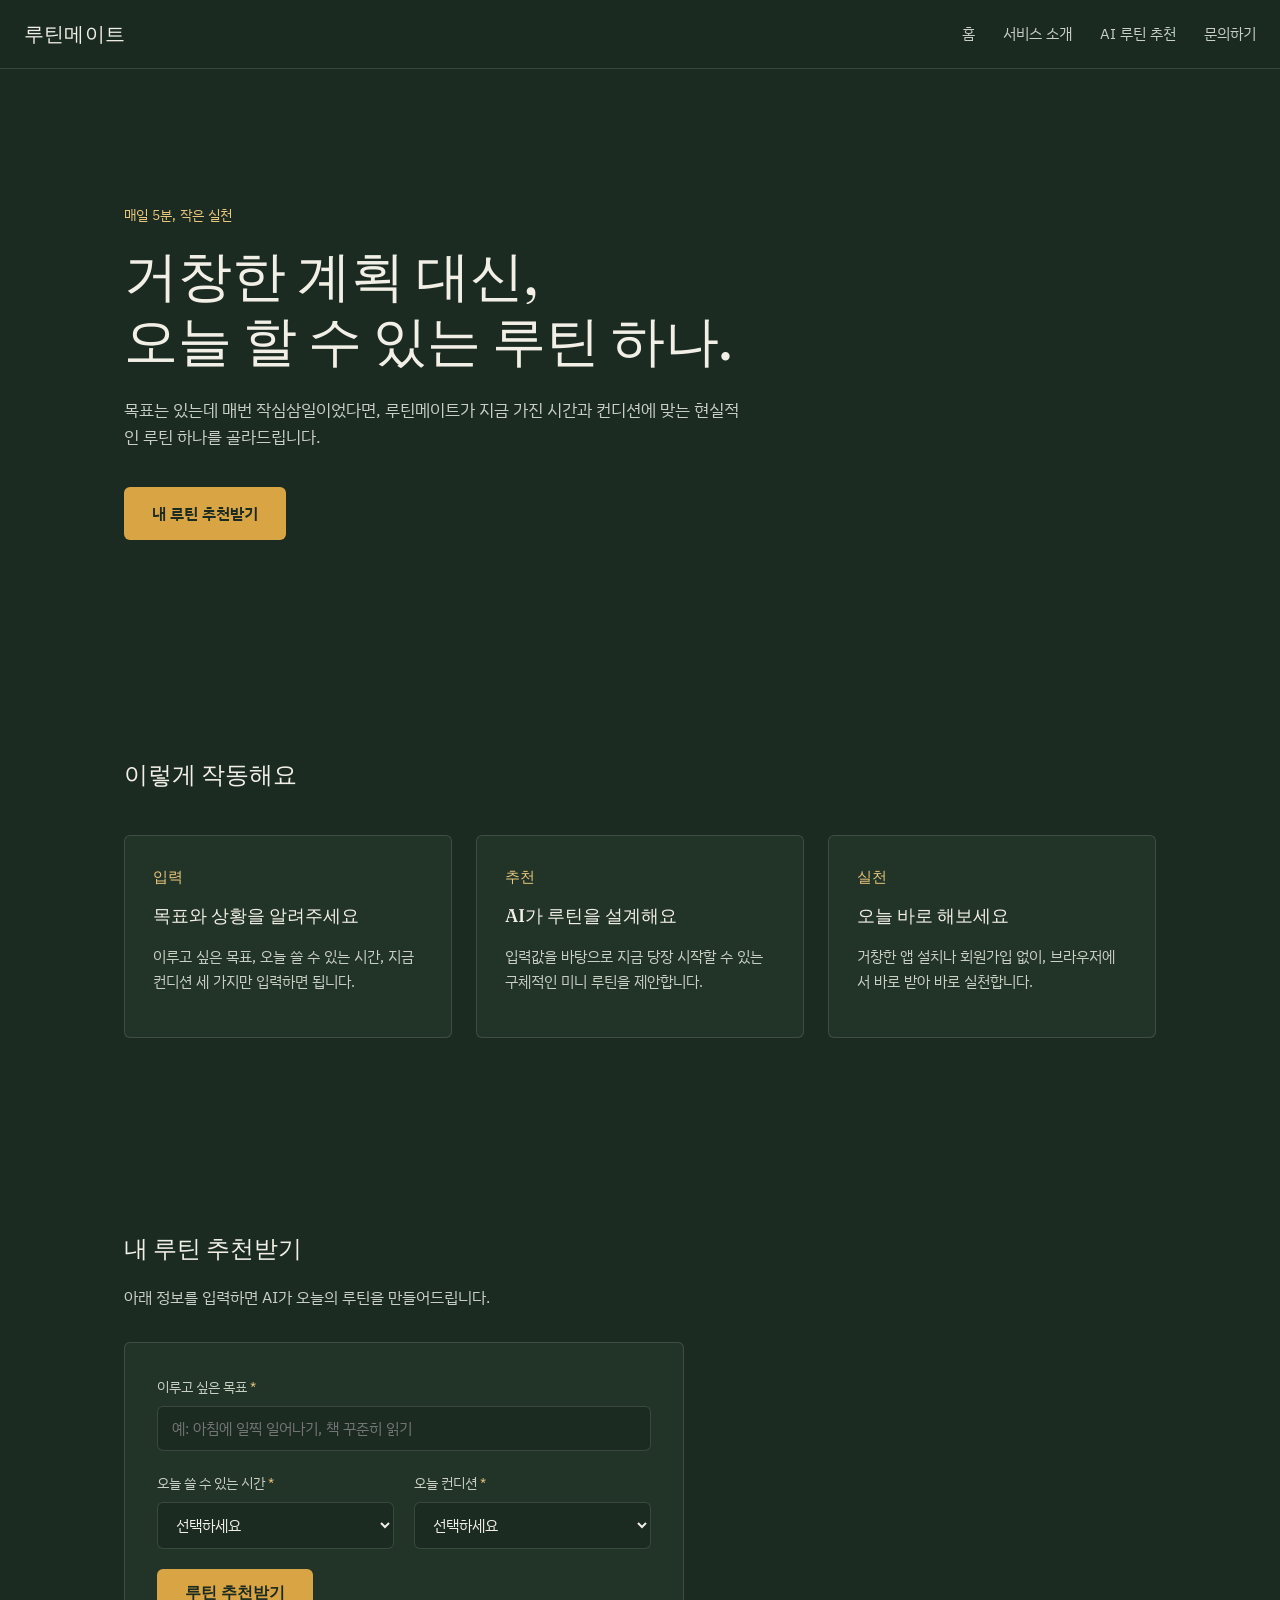
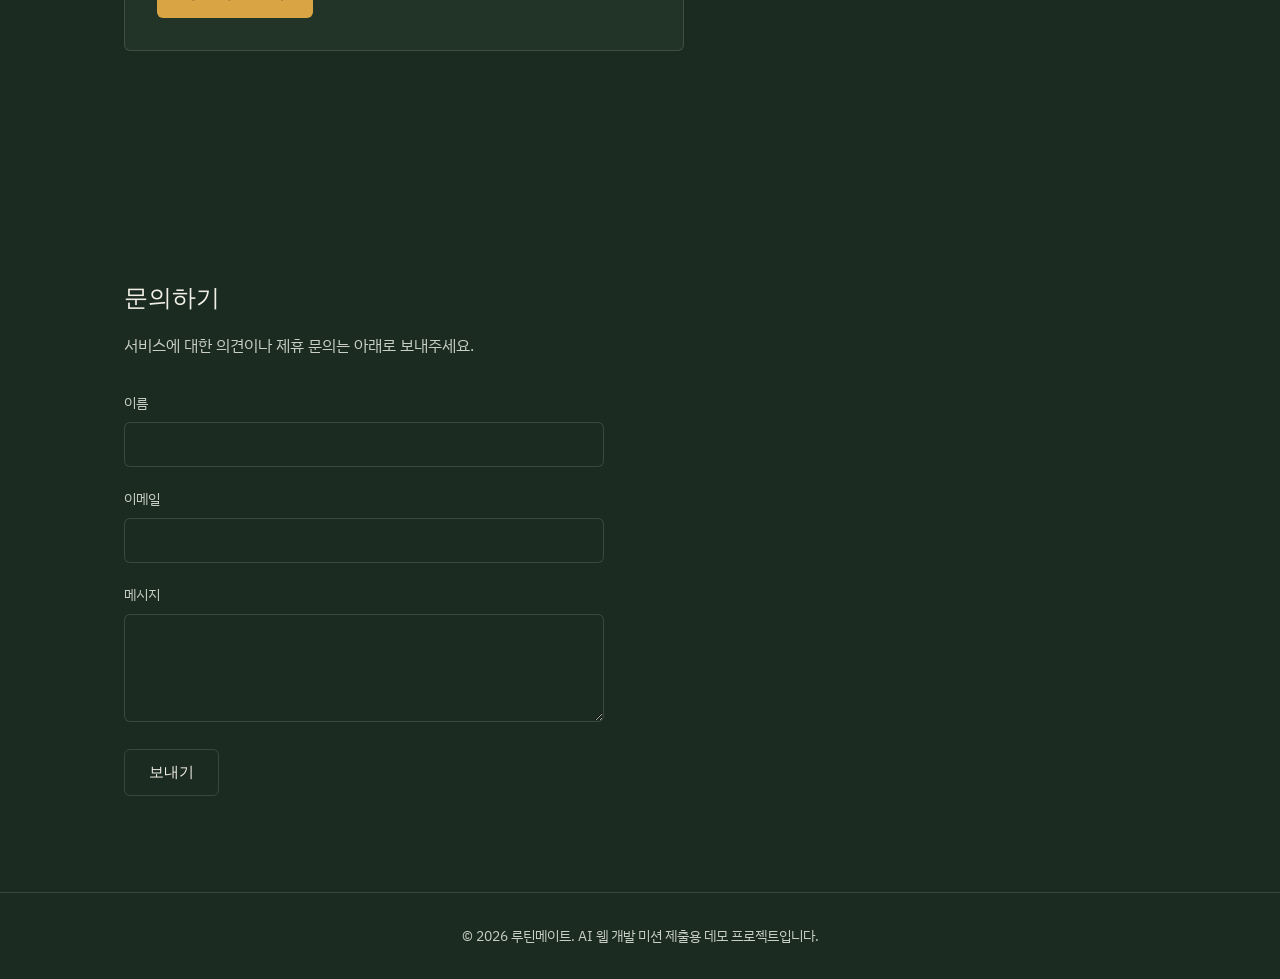
<file: routinemate/routinemate/index.html>
<!DOCTYPE html>
<html lang="ko">
<head>
<meta charset="UTF-8" />
<meta name="viewport" content="width=device-width, initial-scale=1.0" />
<title>루틴메이트 | 오늘의 맞춤 습관 루틴</title>
<meta name="description" content="목표와 오늘의 컨디션을 입력하면 AI가 실천 가능한 미니 루틴을 추천해주는 서비스" />
<link rel="preconnect" href="https://fonts.googleapis.com" />
<link rel="preconnect" href="https://fonts.gstatic.com" crossorigin />
<link href="https://fonts.googleapis.com/css2?family=Fraunces:opsz,wght@9..144,400;9..144,500;9..144,600&family=IBM+Plex+Sans+KR:wght@400;500;600&display=swap" rel="stylesheet" />
<link rel="stylesheet" href="css/style.css" />
</head>
<body>

<header class="nav-bar">
  <a href="#home" class="brand">루틴메이트</a>
  <nav class="nav-links">
    <a href="#home">홈</a>
    <a href="#about">서비스 소개</a>
    <a href="#recommend">AI 루틴 추천</a>
    <a href="#contact">문의하기</a>
  </nav>
  <button class="nav-toggle" id="navToggle" aria-label="메뉴 열기">☰</button>
</header>

<!-- 1. HERO / HOME -->
<section id="home" class="section hero">
  <div class="hero-inner">
    <p class="eyebrow">매일 5분, 작은 실천</p>
    <h1>거창한 계획 대신,<br />오늘 할 수 있는 루틴 하나.</h1>
    <p class="hero-copy">
      목표는 있는데 매번 작심삼일이었다면, 루틴메이트가 지금 가진 시간과 컨디션에 맞는
      현실적인 루틴 하나를 골라드립니다.
    </p>
    <a href="#recommend" class="btn-primary">내 루틴 추천받기</a>
  </div>
</section>

<!-- 2. ABOUT -->
<section id="about" class="section about">
  <h2>이렇게 작동해요</h2>
  <div class="card-grid">
    <div class="info-card">
      <span class="card-num">입력</span>
      <h3>목표와 상황을 알려주세요</h3>
      <p>이루고 싶은 목표, 오늘 쓸 수 있는 시간, 지금 컨디션 세 가지만 입력하면 됩니다.</p>
    </div>
    <div class="info-card">
      <span class="card-num">추천</span>
      <h3>AI가 루틴을 설계해요</h3>
      <p>입력값을 바탕으로 지금 당장 시작할 수 있는 구체적인 미니 루틴을 제안합니다.</p>
    </div>
    <div class="info-card">
      <span class="card-num">실천</span>
      <h3>오늘 바로 해보세요</h3>
      <p>거창한 앱 설치나 회원가입 없이, 브라우저에서 바로 받아 바로 실천합니다.</p>
    </div>
  </div>
</section>

<!-- 3. AI 추천 -->
<section id="recommend" class="section recommend">
  <h2>내 루틴 추천받기</h2>
  <p class="section-sub">아래 정보를 입력하면 AI가 오늘의 루틴을 만들어드립니다.</p>

  <form id="routineForm" class="routine-form" novalidate>
    <div class="field">
      <label for="goal">이루고 싶은 목표 <span class="req">*</span></label>
      <input type="text" id="goal" name="goal" placeholder="예: 아침에 일찍 일어나기, 책 꾸준히 읽기" />
    </div>

    <div class="field-row">
      <div class="field">
        <label for="minutes">오늘 쓸 수 있는 시간 <span class="req">*</span></label>
        <select id="minutes" name="minutes">
          <option value="">선택하세요</option>
          <option value="5">5분</option>
          <option value="15">15분</option>
          <option value="30">30분</option>
          <option value="60">1시간 이상</option>
        </select>
      </div>

      <div class="field">
        <label for="condition">오늘 컨디션 <span class="req">*</span></label>
        <select id="condition" name="condition">
          <option value="">선택하세요</option>
          <option value="좋음">좋음</option>
          <option value="보통">보통</option>
          <option value="피곤함">피곤함</option>
        </select>
      </div>
    </div>

    <button type="submit" class="btn-primary" id="submitBtn">루틴 추천받기</button>
  </form>

  <div id="statusMsg" class="status-msg" role="status" aria-live="polite"></div>

  <div id="resultBox" class="result-box" hidden>
    <h3>오늘의 추천 루틴</h3>
    <div id="resultContent"></div>
  </div>
</section>

<!-- 4. CONTACT -->
<section id="contact" class="section contact">
  <h2>문의하기</h2>
  <p class="section-sub">서비스에 대한 의견이나 제휴 문의는 아래로 보내주세요.</p>
  <form class="contact-form" onsubmit="event.preventDefault(); alert('문의가 접수되었습니다. (데모 폼입니다)');">
    <div class="field">
      <label for="cname">이름</label>
      <input type="text" id="cname" name="cname" />
    </div>
    <div class="field">
      <label for="cemail">이메일</label>
      <input type="email" id="cemail" name="cemail" />
    </div>
    <div class="field">
      <label for="cmessage">메시지</label>
      <textarea id="cmessage" name="cmessage" rows="4"></textarea>
    </div>
    <button type="submit" class="btn-secondary">보내기</button>
  </form>
</section>

<footer class="site-footer">
  <p>© 2026 루틴메이트. AI 웹 개발 미션 제출용 데모 프로젝트입니다.</p>
</footer>

<script src="js/main.js"></script>
</body>
</html>
</file>
<file: routinemate/routinemate/css/style.css>
:root {
  --bg-deep: #1B2B22;
  --bg-panel: #223327;
  --gold: #D9A544;
  --gold-soft: #E8C77E;
  --cream: #F2EFE6;
  --cream-dim: #C9CFC4;
  --line: rgba(242, 239, 230, 0.14);
  --danger: #E37B6B;

  --font-display: 'Fraunces', serif;
  --font-body: 'IBM Plex Sans KR', sans-serif;

  --radius: 6px;
  --max-w: 1080px;
}

* { box-sizing: border-box; }

html { scroll-behavior: smooth; }

body {
  margin: 0;
  background: var(--bg-deep);
  color: var(--cream);
  font-family: var(--font-body);
  line-height: 1.6;
  -webkit-font-smoothing: antialiased;
}

h1, h2, h3 {
  font-family: var(--font-display);
  font-weight: 500;
  margin: 0 0 0.5em;
  color: var(--cream);
}

a { color: inherit; }

p { color: var(--cream-dim); max-width: 62ch; }

.section {
  max-width: var(--max-w);
  margin: 0 auto;
  padding: 96px 24px;
}

/* ---------- NAV ---------- */
.nav-bar {
  position: sticky;
  top: 0;
  z-index: 50;
  display: flex;
  align-items: center;
  justify-content: space-between;
  padding: 18px 24px;
  background: rgba(27, 43, 34, 0.92);
  backdrop-filter: blur(6px);
  border-bottom: 1px solid var(--line);
}

.brand {
  font-family: var(--font-display);
  font-size: 1.25rem;
  text-decoration: none;
  letter-spacing: 0.01em;
}

.nav-links {
  display: flex;
  gap: 28px;
}

.nav-links a {
  text-decoration: none;
  color: var(--cream-dim);
  font-size: 0.95rem;
  transition: color 0.15s ease;
}

.nav-links a:hover,
.nav-links a:focus-visible { color: var(--gold-soft); }

.nav-toggle {
  display: none;
  background: none;
  border: 1px solid var(--line);
  color: var(--cream);
  border-radius: var(--radius);
  font-size: 1.1rem;
  padding: 6px 10px;
  cursor: pointer;
}

/* ---------- HERO ---------- */
.hero {
  padding-top: 120px;
  padding-bottom: 120px;
  text-align: left;
}

.hero-inner { max-width: 640px; }

.eyebrow {
  color: var(--gold-soft);
  font-size: 0.9rem;
  letter-spacing: 0.02em;
  margin-bottom: 18px;
}

.hero h1 {
  font-size: clamp(2.1rem, 5vw, 3.4rem);
  line-height: 1.18;
  margin-bottom: 24px;
}

.hero-copy { margin-bottom: 36px; font-size: 1.05rem; }

.btn-primary {
  display: inline-block;
  background: var(--gold);
  color: #1B2B22;
  font-weight: 600;
  text-decoration: none;
  padding: 14px 28px;
  border: none;
  border-radius: var(--radius);
  cursor: pointer;
  font-size: 1rem;
  transition: background 0.15s ease, transform 0.15s ease;
}

.btn-primary:hover { background: var(--gold-soft); transform: translateY(-1px); }

.btn-secondary {
  background: transparent;
  border: 1px solid var(--line);
  color: var(--cream);
  padding: 12px 24px;
  border-radius: var(--radius);
  cursor: pointer;
  font-size: 0.95rem;
}

.btn-secondary:hover { border-color: var(--gold-soft); color: var(--gold-soft); }

/* ---------- ABOUT ---------- */
.card-grid {
  display: grid;
  grid-template-columns: repeat(3, 1fr);
  gap: 24px;
  margin-top: 40px;
}

.info-card {
  background: var(--bg-panel);
  border: 1px solid var(--line);
  border-radius: var(--radius);
  padding: 28px;
}

.card-num {
  display: inline-block;
  color: var(--gold-soft);
  font-family: var(--font-display);
  font-size: 0.95rem;
  margin-bottom: 12px;
}

.info-card h3 { font-size: 1.15rem; margin-bottom: 10px; }
.info-card p { font-size: 0.95rem; }

/* ---------- RECOMMEND / FORM ---------- */
.section-sub { margin-bottom: 32px; }

.routine-form {
  background: var(--bg-panel);
  border: 1px solid var(--line);
  border-radius: var(--radius);
  padding: 32px;
  max-width: 560px;
}

.field { margin-bottom: 20px; }

.field-row {
  display: flex;
  gap: 20px;
}

.field-row .field { flex: 1; }

label {
  display: block;
  font-size: 0.9rem;
  color: var(--cream-dim);
  margin-bottom: 8px;
}

.req { color: var(--gold-soft); }

input[type="text"],
input[type="email"],
select,
textarea {
  width: 100%;
  padding: 11px 14px;
  background: var(--bg-deep);
  border: 1px solid var(--line);
  border-radius: var(--radius);
  color: var(--cream);
  font-family: var(--font-body);
  font-size: 0.95rem;
}

input:focus-visible,
select:focus-visible,
textarea:focus-visible {
  outline: 2px solid var(--gold-soft);
  outline-offset: 1px;
}

.status-msg {
  margin-top: 18px;
  font-size: 0.9rem;
  min-height: 1.2em;
}

.status-msg.error { color: var(--danger); }
.status-msg.loading { color: var(--gold-soft); }

.result-box {
  margin-top: 28px;
  max-width: 560px;
  background: var(--bg-panel);
  border: 1px solid var(--gold-soft);
  border-radius: var(--radius);
  padding: 28px;
}

.result-box h3 { font-size: 1.1rem; margin-bottom: 14px; }
#resultContent { color: var(--cream); white-space: pre-wrap; font-size: 0.98rem; }

/* ---------- CONTACT ---------- */
.contact-form { max-width: 480px; }

/* ---------- FOOTER ---------- */
.site-footer {
  border-top: 1px solid var(--line);
  padding: 32px 24px;
  text-align: center;
}

.site-footer p {
  margin: 0 auto;
  font-size: 0.85rem;
  color: var(--cream-dim);
}

/* ---------- RESPONSIVE ---------- */
@media (max-width: 860px) {
  .card-grid { grid-template-columns: 1fr; }
  .field-row { flex-direction: column; gap: 0; }
}

@media (max-width: 720px) {
  .nav-links { display: none; }
  .nav-toggle { display: inline-block; }

  .nav-bar.open .nav-links {
    display: flex;
    position: absolute;
    top: 100%;
    left: 0;
    right: 0;
    flex-direction: column;
    background: var(--bg-deep);
    padding: 16px 24px;
    border-bottom: 1px solid var(--line);
    gap: 16px;
  }

  .section { padding: 64px 20px; }
  .hero { padding-top: 72px; }
  .routine-form, .result-box { padding: 22px; }
}
</file>
